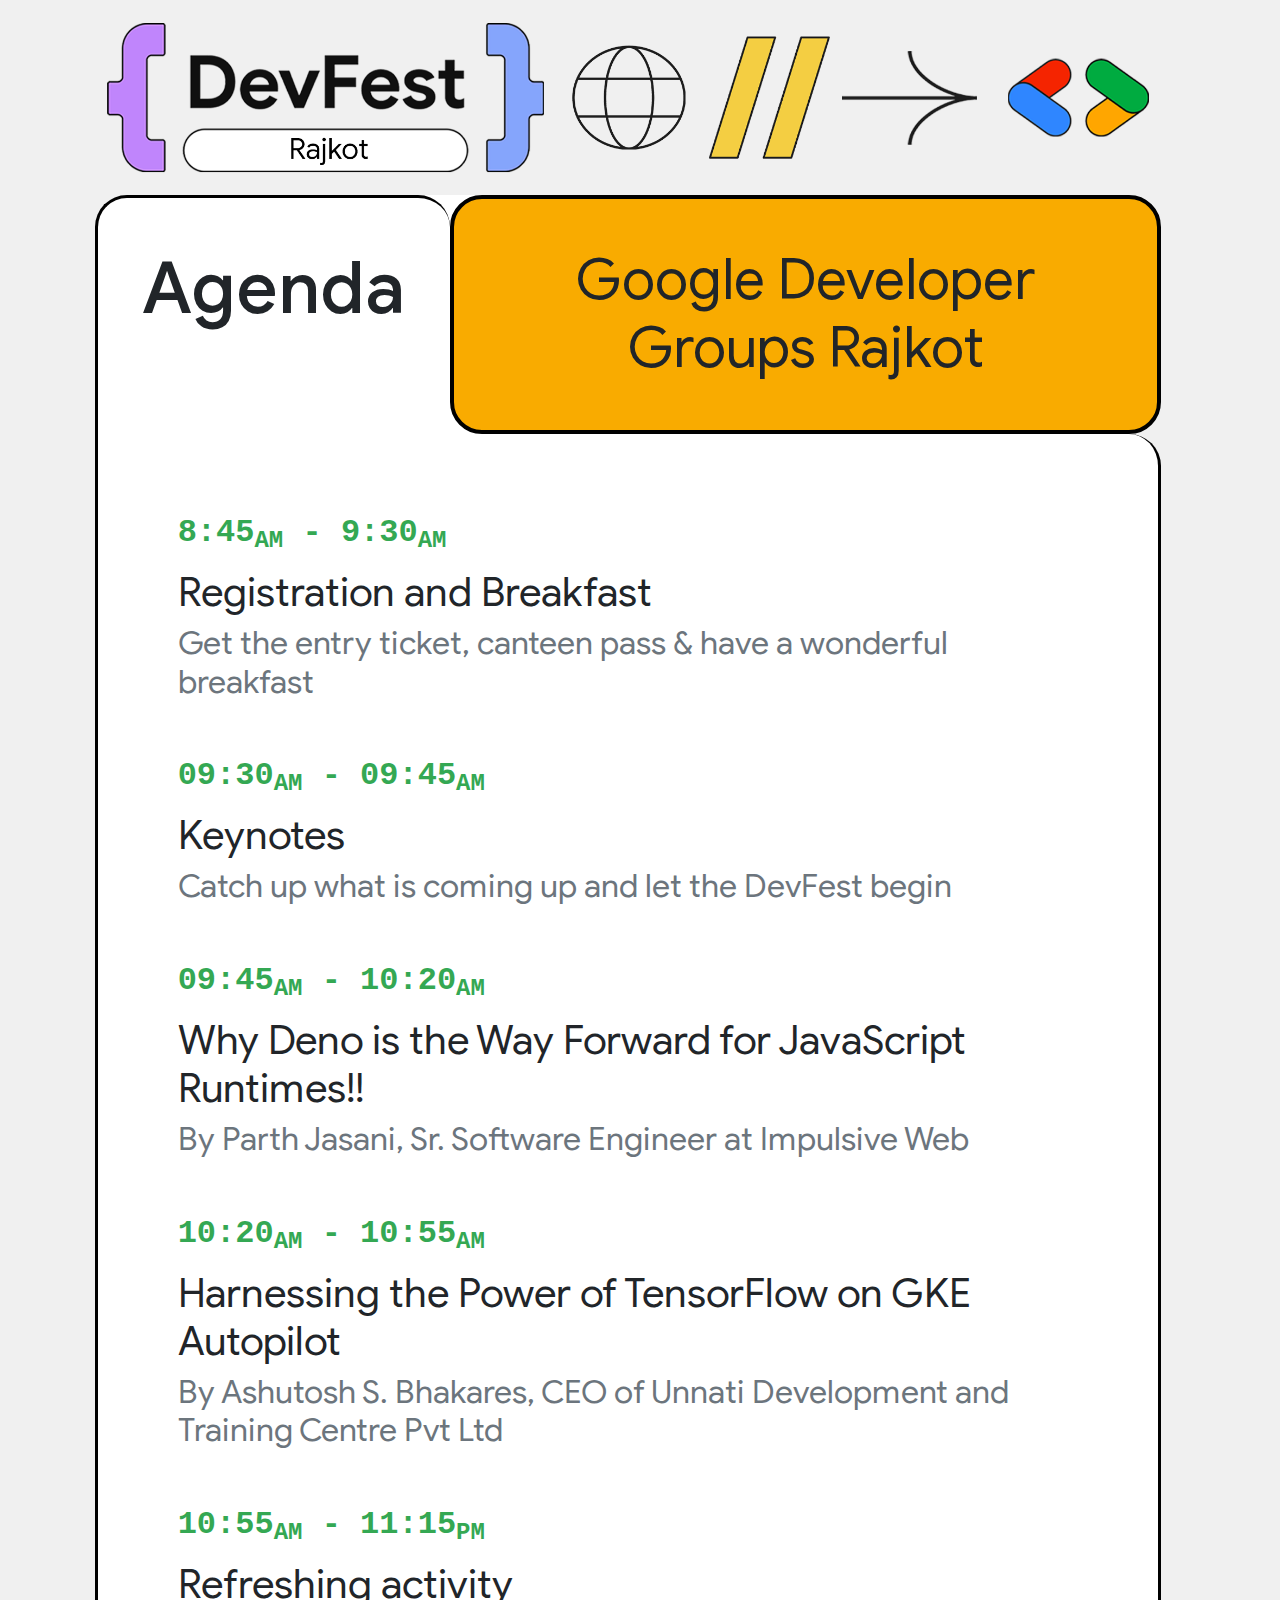
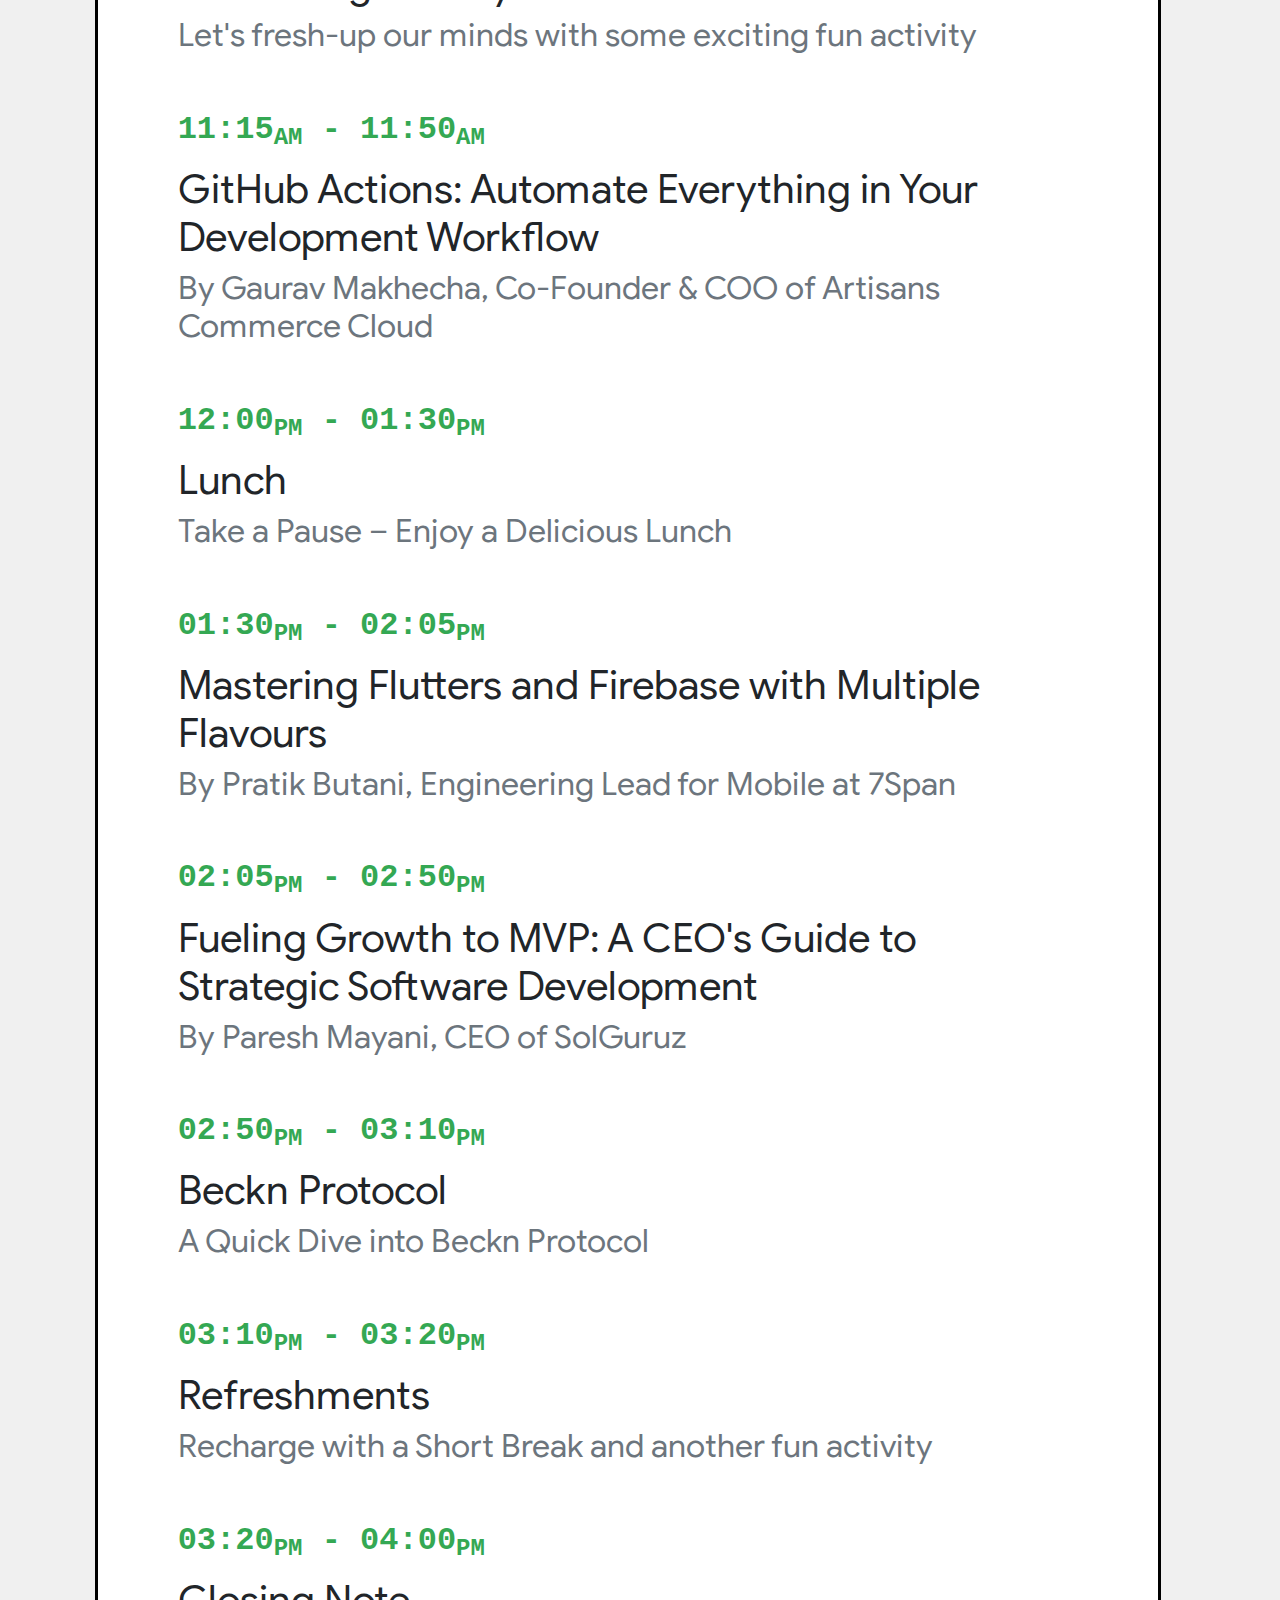
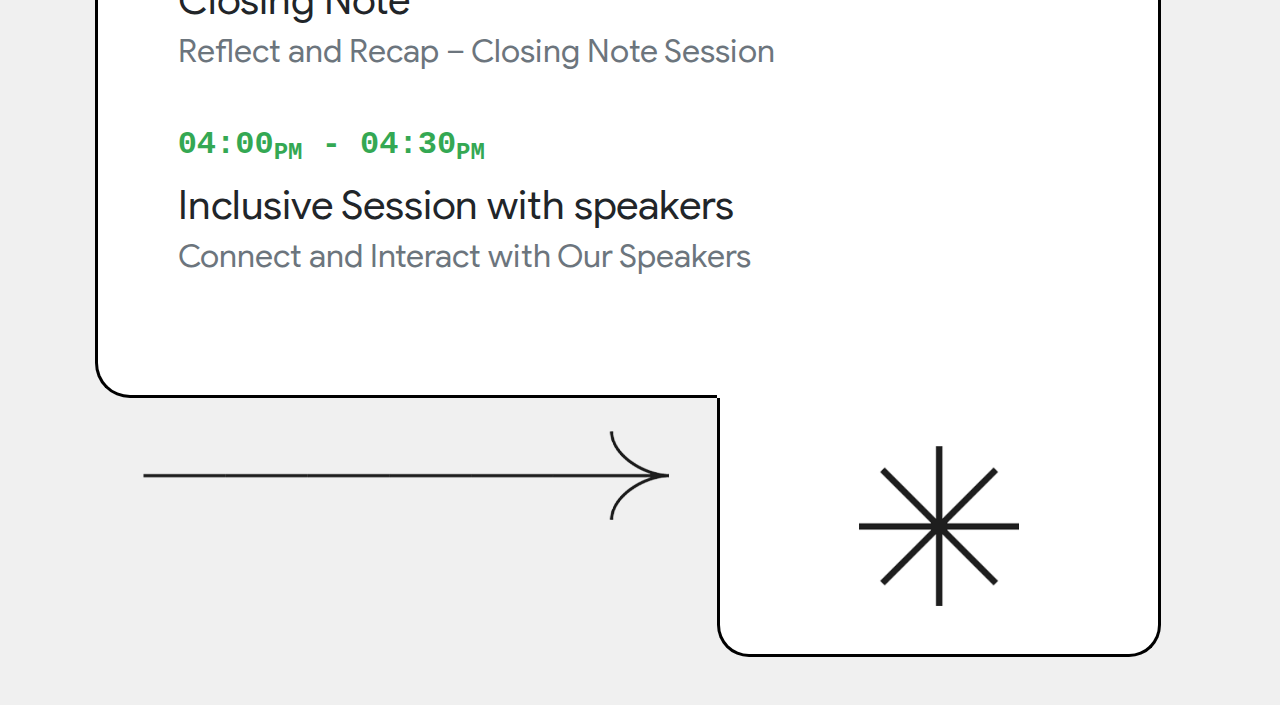
<file: agenda/index.html>
<!doctype html>
<html lang="en">
  <head>
    <meta charset="UTF-8" />
    <title>DevFest Agenda</title>
    <link rel="icon" href="src/img/favicon.png" size="211px 117px" />
    <link href="src/css/style.css" rel="stylesheet" />
    <link
      href="https://cdn.jsdelivr.net/npm/bootstrap@5.3.3/dist/css/bootstrap.min.css"
      rel="stylesheet"
      integrity="sha384-QWTKZyjpPEjISv5WaRU9OFeRpok6YctnYmDr5pNlyT2bRjXh0JMhjY6hW+ALEwIH"
      crossorigin="anonymous"
    />
  </head>
  <body class="font-google-sans bg-off-white">
    <!--Main Row-->
    <div class="row">
      <div class="row">
        <!--Alignment left-->
        <div class="col-1"></div>
        <!--main Content-->
        <div class="col-10">
          <!--Image-->
          <div class="">
            <img
              class="img-fluid"
              src="src/img/banner.png"
              alt="Google Developer Groups Rajkot DevFest 2024"
            />
          </div>

          <!--Agenda Heading-->
          <div class="row bg-white rounded-5">
            <div
              class="col-4 bg-white text-center rounded-5 border-end-0 rounded-bottom-0 pt-5 border border-3 border-black border-bottom-0"
            >
              <div class="display-2 text-center font-google-sans-mid">
                Agenda
              </div>
            </div>
            <div
              class="col-8 p-5 display-4 text-center border border-4 z-3 rounded-5 border-black bg-gdg-yellow"
            >
              Google Developer Groups Rajkot
            </div>
          </div>

          <!--Main Content-->
          <div class="row">
            <div
              class="col-12 bg-white p-5 border border-top-0 border-3 border-black rounded-bottom-0 rounded-end-5 border-bottom-0"
            >
              <!--1-->
              <div class="m-3 p-3">
                <!--Time-->
                <div class="h2 font-monospace text-gdg-green fw-bold mb-3">
                  8:45<sub>AM</sub> - 9:30<sub>AM</sub>
                </div>
                <!--Title-->
                <div class="h1">Registration and Breakfast</div>
                <!--Description-->
                <div class="h2 text-secondary">
                  Get the entry ticket, canteen pass & have a wonderful
                  breakfast
                </div>
              </div>

              <!--2-->
              <div class="m-3 p-3">
                <!--Time-->
                <div class="h2 font-monospace text-gdg-green fw-bold mb-3">
                  09:30<sub>AM</sub> - 09:45<sub>AM</sub>
                </div>
                <!--Title-->
                <div class="h1">Keynotes</div>
                <!--Description-->
                <div class="h2 text-secondary">
                  Catch up what is coming up and let the DevFest begin
                </div>
              </div>

              <!--3-->
              <div class="m-3 p-3">
                <!--Time-->
                <div class="h2 font-monospace text-gdg-green fw-bold mb-3">
                  09:45<sub>AM</sub> - 10:20<sub>AM</sub>
                </div>
                <!--Title-->
                <div class="h1"> Why Deno is the Way Forward for JavaScript Runtimes!! </div>
                <!--Description-->
                <div class="h2 text-secondary">
                  By Parth Jasani, Sr. Software Engineer at Impulsive Web
                </div>
              </div>

              <!--4-->
              <div class="m-3 p-3">
                <!--Time-->
                <div class="h2 font-monospace text-gdg-green fw-bold mb-3">
                  10:20<sub>AM</sub> - 10:55<sub>AM</sub>
                </div>
                <!--Title-->
                <div class="h1">Harnessing the Power of TensorFlow on GKE Autopilot</div>
                <!--Description-->
                <div class="h2 text-secondary">
                  By Ashutosh S. Bhakares, CEO of Unnati Development and Training Centre Pvt Ltd
                </div>
              </div>

              <!--5-->
              <div class="m-3 p-3">
                <!--Time-->
                <div class="h2 font-monospace text-gdg-green fw-bold mb-3">
                  10:55<sub>AM</sub> - 11:15<sub>PM</sub>
                </div>
                <!--Title-->
                <div class="h1">Refreshing activity</div>
                <!--Description-->
                <div class="h2 text-secondary">
                  Let's fresh-up our minds with some exciting fun activity
                </div>
              </div>

              <!--6-->
              <div class="m-3 p-3">
                <!--Time-->
                <div class="h2 font-monospace text-gdg-green fw-bold mb-3">
                  11:15<sub>AM</sub> - 11:50<sub>AM</sub>
                </div>
                <!--Title-->
                <div class="h1">GitHub Actions: Automate Everything in Your Development Workflow</div>
                <!--Description-->
                <div class="h2 text-secondary">
                  By Gaurav Makhecha, Co-Founder & COO of Artisans Commerce Cloud
                </div>
              </div>

              <!--7-->
              <div class="m-3 p-3">
                <!--Time-->
                <div class="h2 font-monospace text-gdg-green fw-bold mb-3">
                  12:00<sub>PM</sub> - 01:30<sub>PM</sub>
                </div>
                <!--Title-->
                <div class="h1">Lunch</div>
                <!--Description-->
                <div class="h2 text-secondary">
                  Take a Pause – Enjoy a Delicious Lunch
                </div>
              </div>

              <!--8-->
              <div class="m-3 p-3">
                <!--Time-->
                <div class="h2 font-monospace text-gdg-green fw-bold mb-3">
                  01:30<sub>PM</sub> - 02:05<sub>PM</sub>
                </div>
                <!--Title-->
                <div class="h1">Mastering Flutters and Firebase with Multiple Flavours</div>
                <!--Description-->
                <div class="h2 text-secondary">
                  By Pratik Butani, Engineering Lead for Mobile at 7Span
                </div>
              </div>

              <!--9-->
              <div class="m-3 p-3">
                <!--Time-->
                <div class="h2 font-monospace text-gdg-green fw-bold mb-3">
                  02:05<sub>PM</sub> - 02:50<sub>PM</sub>
                </div>
                <!--Title-->
                <div class="h1">Fueling Growth to MVP: A CEO's Guide to Strategic Software Development</div>
                <!--Description-->
                <div class="h2 text-secondary">
                  By Paresh Mayani, CEO of SolGuruz
                </div>
              </div>

              <!--10-->
              <div class="m-3 p-3">
                <!--Time-->
                <div class="h2 font-monospace text-gdg-green fw-bold mb-3">
                  02:50<sub>PM</sub> - 03:10<sub>PM</sub>
                </div>
                <!--Title-->
                <div class="h1">Beckn Protocol</div>
                <!--Description-->
                <div class="h2 text-secondary">
                  A Quick Dive into Beckn Protocol
                </div>
              </div>

              <!--11-->
              <div class="m-3 p-3">
                <!--Time-->
                <div class="h2 font-monospace text-gdg-green fw-bold mb-3">
                  03:10<sub>PM</sub> - 03:20<sub>PM</sub>
                </div>
                <!--Title-->
                <div class="h1">Refreshments</div>
                <!--Description-->
                <div class="h2 text-secondary">
                  Recharge with a Short Break and another fun activity
                </div>
              </div>

              <!--12-->
              <div class="m-3 p-3">
                <!--Time-->
                <div class="h2 font-monospace text-gdg-green fw-bold mb-3">
                  03:20<sub>PM</sub> - 04:00<sub>PM</sub>
                </div>
                <!--Title-->
                <div class="h1">Closing Note</div>
                <!--Description-->
                <div class="h2 text-secondary">
                  Reflect and Recap – Closing Note Session
                </div>
              </div>

              <!--13-->
              <div class="m-3 p-3">
                <!--Time-->
                <div class="h2 font-monospace text-gdg-green fw-bold mb-3">
                  04:00<sub>PM</sub> - 04:30<sub>PM</sub>
                </div>
                <!--Title-->
                <div class="h1">Inclusive Session with speakers</div>
                <!--Description-->
                <div class="h2 text-secondary">
                  Connect and Interact with Our Speakers
                </div>
              </div>

            </div>

            <div
              class="col-7 bg-white p-3 border border-black border-top-0 border-end-0 border-3"
              style="border-bottom-left-radius: 2.5rem"
            ></div>
            <div
              class="col-5 bg-white p-3 border-end border-3 border-black"
            ></div>
          </div>

          <!--Bottom Design-->
          <div class="row">
            <div class="col-7 text-center p-4">
              <!--Arrow-->
              <img class="img-fluid" src="src/img/arrow.png" alt="" />
            </div>
            <div
              class="col-5 bg-white text-center p-5 mb-5 border border-3 border-top-0 border-black rounded-bottom-5"
            >
              <!--Star-->
              <img
                class="img-fluid object-fit-fill"
                style="height: 10rem"
                src="src/img/star.png"
                alt=""
              />
            </div>
          </div>
        </div>
        <!--Alignment Right-->
        <div class="col-1"></div>
      </div>
    </div>

    <script
      src="https://cdn.jsdelivr.net/npm/bootstrap@5.3.3/dist/js/bootstrap.bundle.min.js"
      integrity="sha384-YvpcrYf0tY3lHB60NNkmXc5s9fDVZLESaAA55NDzOxhy9GkcIdslK1eN7N6jIeHz"
      crossorigin="anonymous"
    ></script>
    <script
      src="https://cdn.jsdelivr.net/npm/@popperjs/core@2.11.8/dist/umd/popper.min.js"
      integrity="sha384-I7E8VVD/ismYTF4hNIPjVp/Zjvgyol6VFvRkX/vR+Vc4jQkC+hVqc2pM8ODewa9r"
      crossorigin="anonymous"
    ></script>
    <script
      src="https://cdn.jsdelivr.net/npm/bootstrap@5.3.3/dist/js/bootstrap.min.js"
      integrity="sha384-0pUGZvbkm6XF6gxjEnlmuGrJXVbNuzT9qBBavbLwCsOGabYfZo0T0to5eqruptLy"
      crossorigin="anonymous"
    ></script>
  </body>
</html>
</file>
<file: agenda/src/css/style.css>
:root {
    --gdg-blue: #4285f4;
    --gdg-red: #ea4335;
    --gdg-green: #34a853;
    --gdg-yellow: #f9ab00;
    --gdg-off-white: #f0f0f0;
}

@font-face {
    font-family: "Google Sans";
    src: url('./../fonts/google-sans/GoogleSans-Regular.ttf') format('truetype');
}

@font-face {
    font-family: "Google Sans Medium";
    src: url('./../fonts/google-sans/GoogleSans-Medium.ttf') format('truetype');
}

@font-face {
    font-family: "Google Sans Bold";
    src: url('./../fonts/google-sans/GoogleSans-Bold.ttf') format('truetype');
}

.font-google-sans {
    font-family: Google Sans;
}

.font-google-sans-bold {
    font-family: Google Sans Bold;
}

.font-google-sans-mid {
    font-family: Google Sans Medium;
}

.bg-off-white{
    background-color: var(--gdg-off-white);
}

.text-gdg-blue {
    color: var(--gdg-blue) !important;
}

.text-gdg-green {
    color: var(--gdg-green) !important;
}

.text-gdg-red {
    color: var(--gdg-red) !important;
}

.text-gdg-yellow {
    color: var(--gdg-yellow) !important;
}

.bg-gdg-blue {
    background-color: var(--gdg-blue);
}

.bg-gdg-green {
    background-color: var(--gdg-green);
}

.bg-gdg-red {
    background-color: var(--gdg-red);
}

.bg-gdg-yellow {
    background-color: var(--gdg-yellow);
}
</file>
